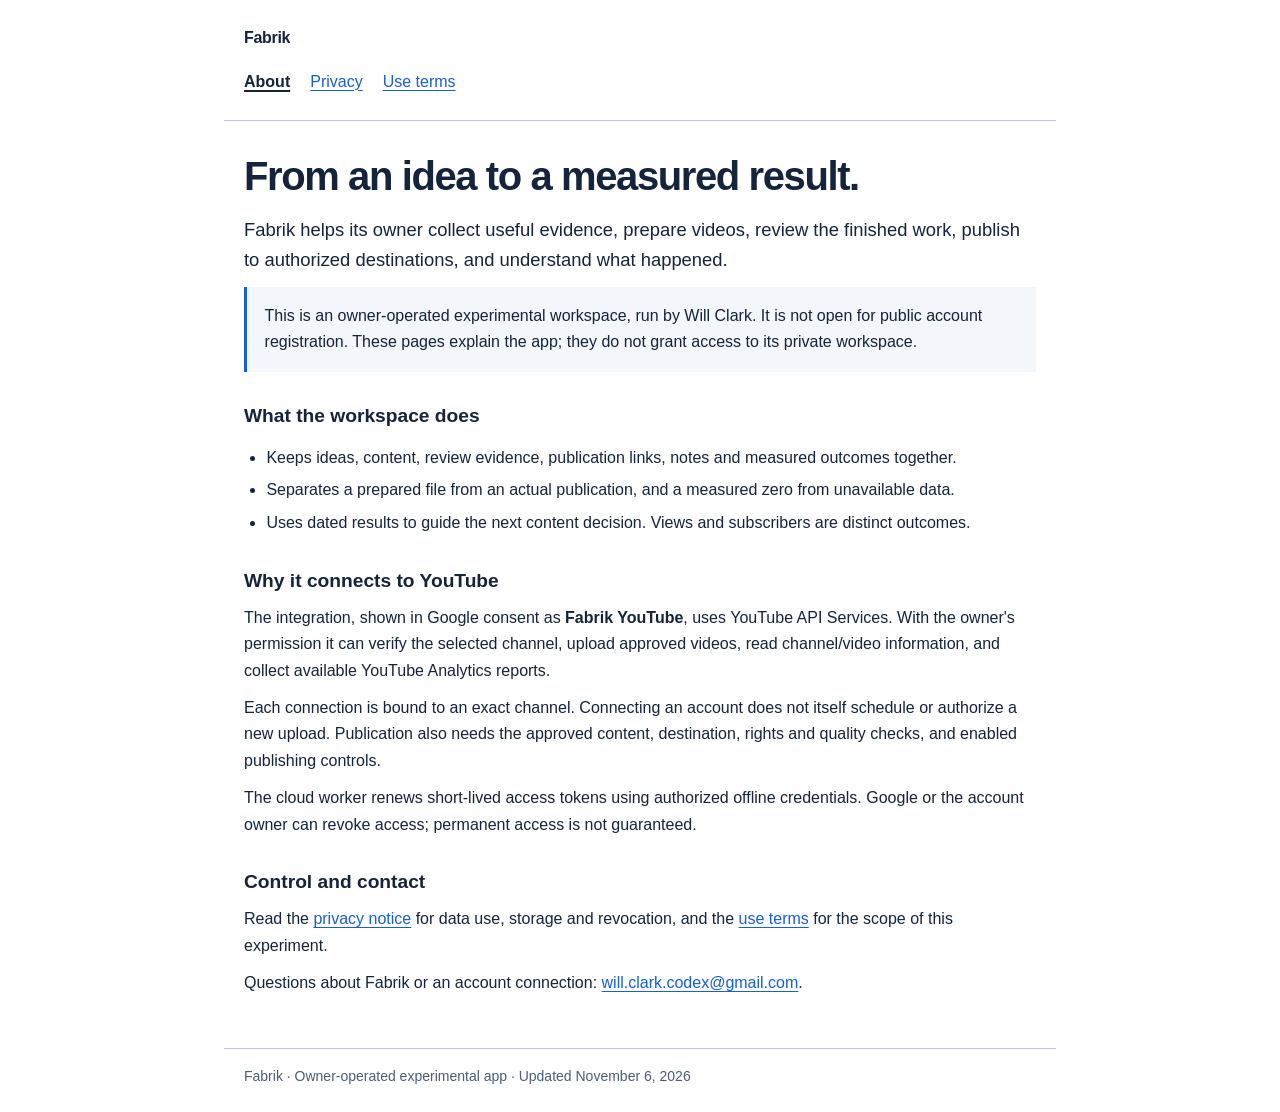
<file: index.html>
<!doctype html>
<html lang="en">
<head>
  <meta name="google-site-verification" content="nXuMSQGZFBCtC1kF-fj0YUgAmj-8sImAzvkYMJwuu8A" />
  <meta charset="utf-8">
  <meta name="viewport" content="width=device-width, initial-scale=1, viewport-fit=cover">
  <meta name="theme-color" content="#ffffff">
  <meta name="referrer" content="no-referrer">
  <meta name="description" content="Fabrik is an owner-operated workspace for preparing content, publishing to authorized accounts, and learning from measured results.">
  <title>About Fabrik</title>
  <link rel="stylesheet" href="style.css">
</head>
<body>
  <a class="skip" href="#main">Skip to content</a>
  <header><a class="wordmark" href="index.html">Fabrik</a><nav aria-label="App information"><a href="index.html" aria-current="page">About</a><a href="privacy.html">Privacy</a><a href="terms.html">Use terms</a></nav></header>
  <main id="main">
    <h1>From an idea to a measured result.</h1>
    <p class="intro">Fabrik helps its owner collect useful evidence, prepare videos, review the finished work, publish to authorized destinations, and understand what happened.</p>
    <p class="note">This is an owner-operated experimental workspace, run by Will Clark. It is not open for public account registration. These pages explain the app; they do not grant access to its private workspace.</p>
    <h2>What the workspace does</h2>
    <ul>
      <li>Keeps ideas, content, review evidence, publication links, notes and measured outcomes together.</li>
      <li>Separates a prepared file from an actual publication, and a measured zero from unavailable data.</li>
      <li>Uses dated results to guide the next content decision. Views and subscribers are distinct outcomes.</li>
    </ul>
    <h2>Why it connects to YouTube</h2>
    <p>The integration, shown in Google consent as <strong>Fabrik YouTube</strong>, uses YouTube API Services. With the owner's permission it can verify the selected channel, upload approved videos, read channel/video information, and collect available YouTube Analytics reports.</p>
    <p>Each connection is bound to an exact channel. Connecting an account does not itself schedule or authorize a new upload. Publication also needs the approved content, destination, rights and quality checks, and enabled publishing controls.</p>
    <p>The cloud worker renews short-lived access tokens using authorized offline credentials. Google or the account owner can revoke access; permanent access is not guaranteed.</p>
    <h2>Control and contact</h2>
    <p>Read the <a href="privacy.html">privacy notice</a> for data use, storage and revocation, and the <a href="terms.html">use terms</a> for the scope of this experiment.</p>
    <p>Questions about Fabrik or an account connection: <a href="mailto:will.clark.codex@gmail.com">will.clark.codex@gmail.com</a>.</p>
  </main>
  <footer>Fabrik · Owner-operated experimental app · Updated November 6, 2026</footer>
</body>
</html>
</file>
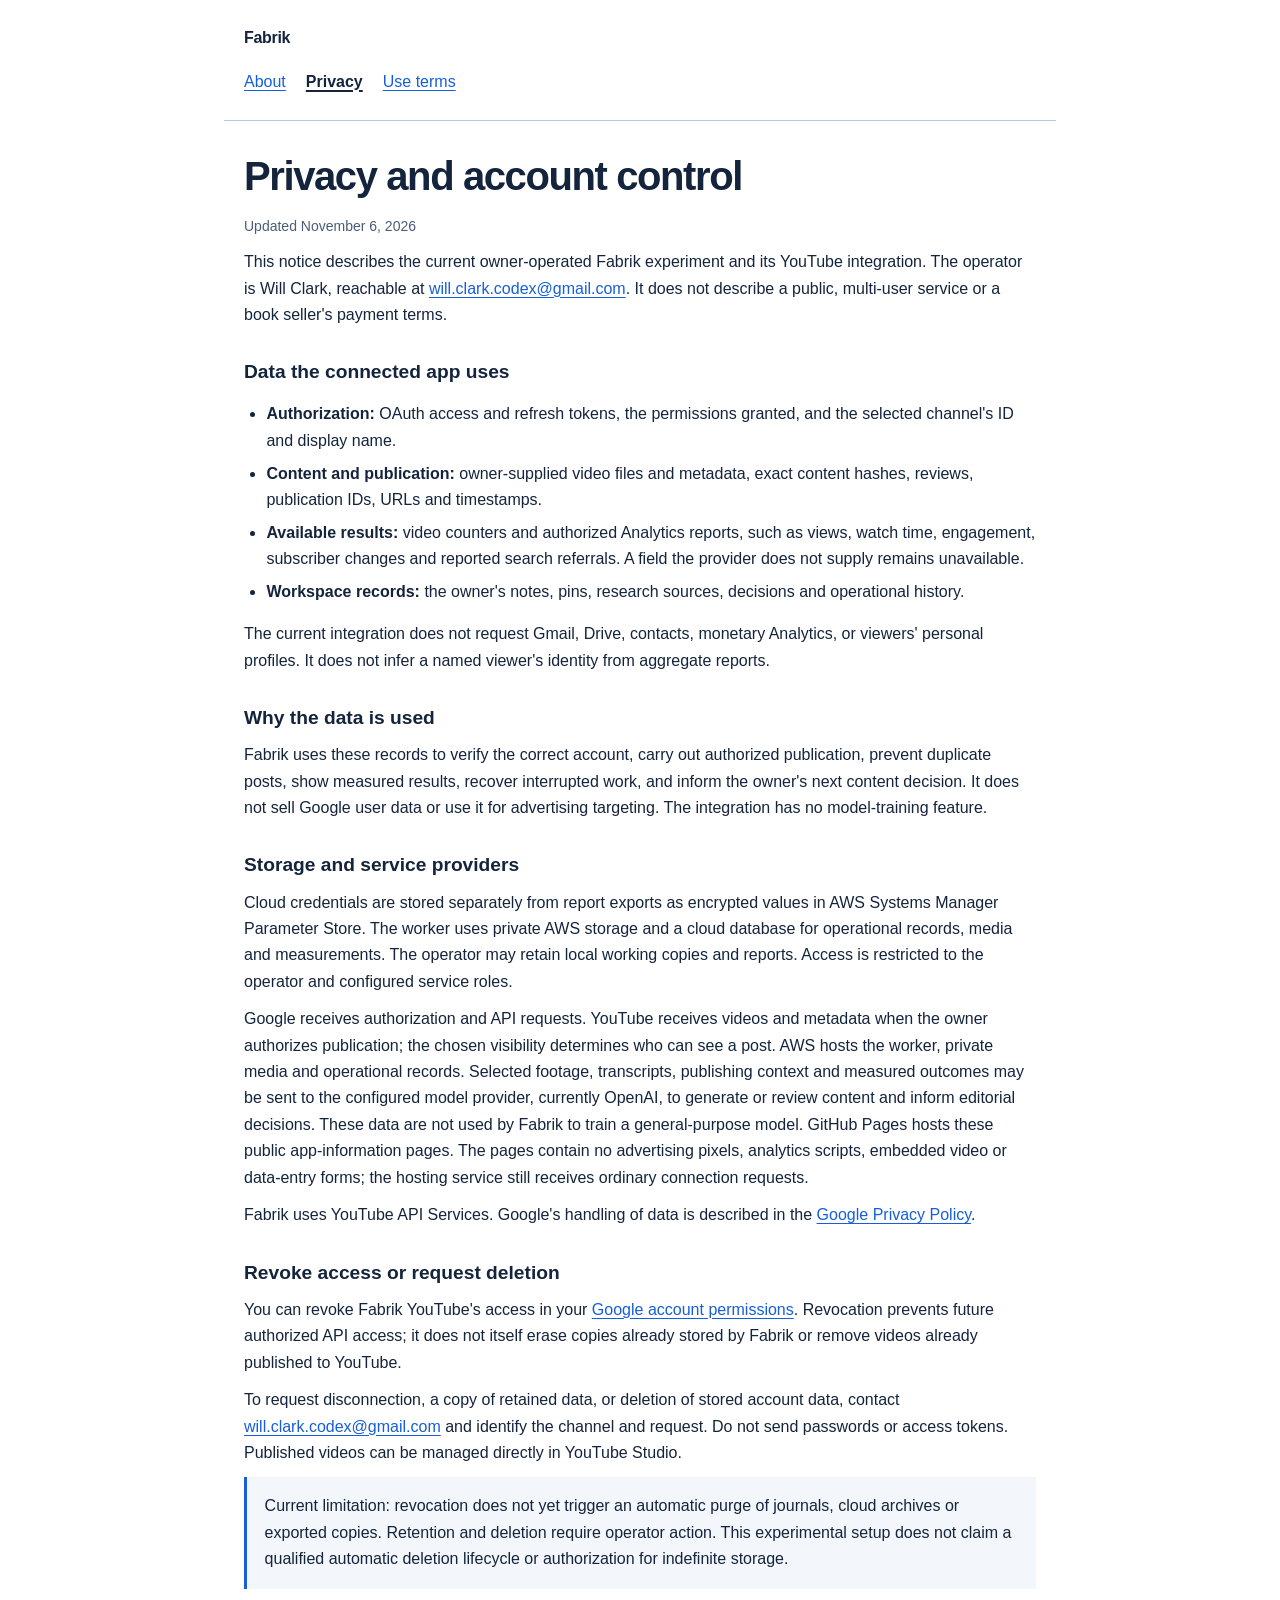
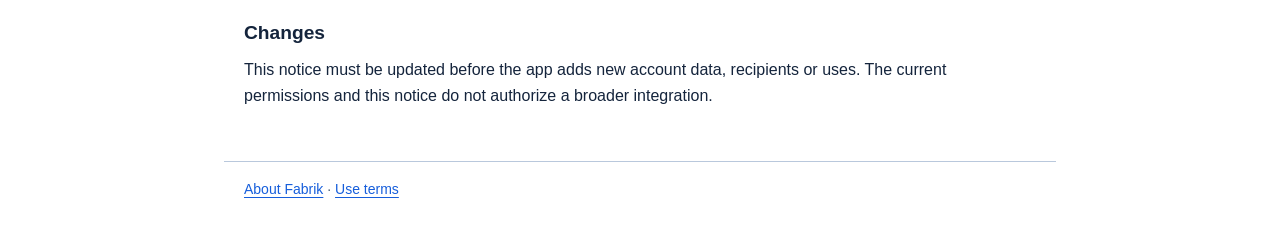
<file: privacy.html>
<!doctype html>
<html lang="en">
<head>
  <meta charset="utf-8">
  <meta name="viewport" content="width=device-width, initial-scale=1, viewport-fit=cover">
  <meta name="theme-color" content="#ffffff">
  <meta name="referrer" content="no-referrer">
  <title>Privacy · Fabrik</title>
  <link rel="stylesheet" href="style.css">
</head>
<body>
  <a class="skip" href="#main">Skip to content</a>
  <header><a class="wordmark" href="index.html">Fabrik</a><nav aria-label="App information"><a href="index.html">About</a><a href="privacy.html" aria-current="page">Privacy</a><a href="terms.html">Use terms</a></nav></header>
  <main id="main">
    <h1>Privacy and account control</h1>
    <p class="date">Updated November 6, 2026</p>
    <p>This notice describes the current owner-operated Fabrik experiment and its YouTube integration. The operator is Will Clark, reachable at <a href="mailto:will.clark.codex@gmail.com">will.clark.codex@gmail.com</a>. It does not describe a public, multi-user service or a book seller's payment terms.</p>
    <h2>Data the connected app uses</h2>
    <ul>
      <li><strong>Authorization:</strong> OAuth access and refresh tokens, the permissions granted, and the selected channel's ID and display name.</li>
      <li><strong>Content and publication:</strong> owner-supplied video files and metadata, exact content hashes, reviews, publication IDs, URLs and timestamps.</li>
      <li><strong>Available results:</strong> video counters and authorized Analytics reports, such as views, watch time, engagement, subscriber changes and reported search referrals. A field the provider does not supply remains unavailable.</li>
      <li><strong>Workspace records:</strong> the owner's notes, pins, research sources, decisions and operational history.</li>
    </ul>
    <p>The current integration does not request Gmail, Drive, contacts, monetary Analytics, or viewers' personal profiles. It does not infer a named viewer's identity from aggregate reports.</p>
    <h2>Why the data is used</h2>
    <p>Fabrik uses these records to verify the correct account, carry out authorized publication, prevent duplicate posts, show measured results, recover interrupted work, and inform the owner's next content decision. It does not sell Google user data or use it for advertising targeting. The integration has no model-training feature.</p>
    <h2>Storage and service providers</h2>
    <p>Cloud credentials are stored separately from report exports as encrypted values in AWS Systems Manager Parameter Store. The worker uses private AWS storage and a cloud database for operational records, media and measurements. The operator may retain local working copies and reports. Access is restricted to the operator and configured service roles.</p>
    <p>Google receives authorization and API requests. YouTube receives videos and metadata when the owner authorizes publication; the chosen visibility determines who can see a post. AWS hosts the worker, private media and operational records. Selected footage, transcripts, publishing context and measured outcomes may be sent to the configured model provider, currently OpenAI, to generate or review content and inform editorial decisions. These data are not used by Fabrik to train a general-purpose model. GitHub Pages hosts these public app-information pages. The pages contain no advertising pixels, analytics scripts, embedded video or data-entry forms; the hosting service still receives ordinary connection requests.</p>
    <p>Fabrik uses YouTube API Services. Google's handling of data is described in the <a href="https://policies.google.com/privacy" rel="noreferrer">Google Privacy Policy</a>.</p>
    <h2>Revoke access or request deletion</h2>
    <p>You can revoke Fabrik YouTube's access in your <a href="https://security.google.com/settings/security/permissions" rel="noreferrer">Google account permissions</a>. Revocation prevents future authorized API access; it does not itself erase copies already stored by Fabrik or remove videos already published to YouTube.</p>
    <p>To request disconnection, a copy of retained data, or deletion of stored account data, contact <a href="mailto:will.clark.codex@gmail.com">will.clark.codex@gmail.com</a> and identify the channel and request. Do not send passwords or access tokens. Published videos can be managed directly in YouTube Studio.</p>
    <p class="note">Current limitation: revocation does not yet trigger an automatic purge of journals, cloud archives or exported copies. Retention and deletion require operator action. This experimental setup does not claim a qualified automatic deletion lifecycle or authorization for indefinite storage.</p>
    <h2>Changes</h2>
    <p>This notice must be updated before the app adds new account data, recipients or uses. The current permissions and this notice do not authorize a broader integration.</p>
  </main>
  <footer><a href="index.html">About Fabrik</a> · <a href="terms.html">Use terms</a></footer>
</body>
</html>
</file>
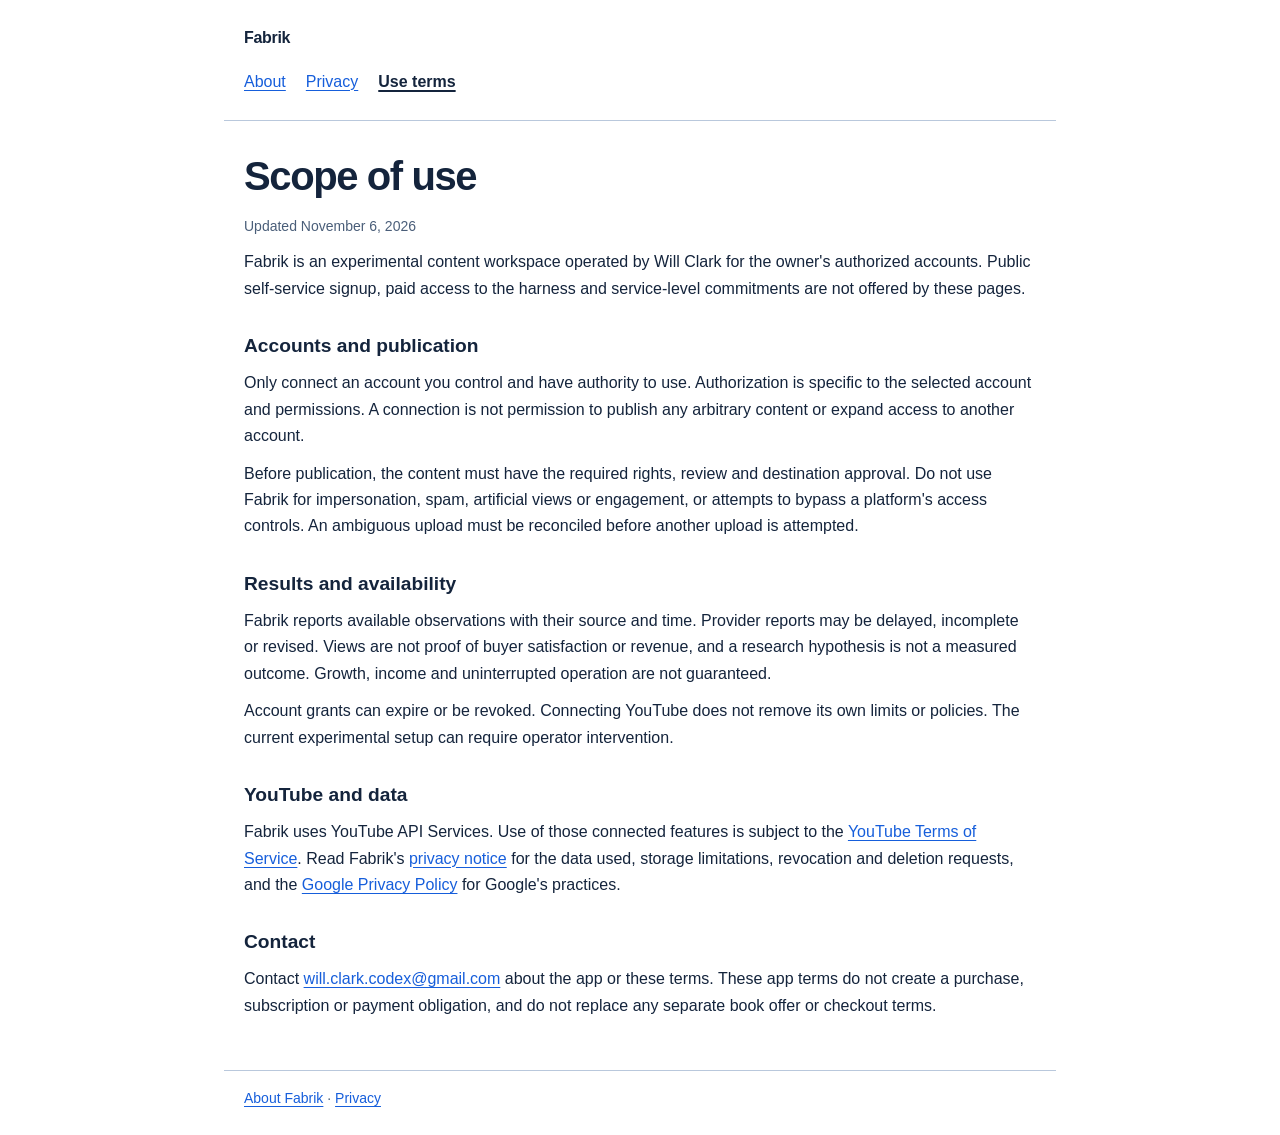
<file: terms.html>
<!doctype html>
<html lang="en">
<head>
  <meta charset="utf-8">
  <meta name="viewport" content="width=device-width, initial-scale=1, viewport-fit=cover">
  <meta name="theme-color" content="#ffffff">
  <meta name="referrer" content="no-referrer">
  <title>Use terms · Fabrik</title>
  <link rel="stylesheet" href="style.css">
</head>
<body>
  <a class="skip" href="#main">Skip to content</a>
  <header><a class="wordmark" href="index.html">Fabrik</a><nav aria-label="App information"><a href="index.html">About</a><a href="privacy.html">Privacy</a><a href="terms.html" aria-current="page">Use terms</a></nav></header>
  <main id="main">
    <h1>Scope of use</h1>
    <p class="date">Updated November 6, 2026</p>
    <p>Fabrik is an experimental content workspace operated by Will Clark for the owner's authorized accounts. Public self-service signup, paid access to the harness and service-level commitments are not offered by these pages.</p>
    <h2>Accounts and publication</h2>
    <p>Only connect an account you control and have authority to use. Authorization is specific to the selected account and permissions. A connection is not permission to publish any arbitrary content or expand access to another account.</p>
    <p>Before publication, the content must have the required rights, review and destination approval. Do not use Fabrik for impersonation, spam, artificial views or engagement, or attempts to bypass a platform's access controls. An ambiguous upload must be reconciled before another upload is attempted.</p>
    <h2>Results and availability</h2>
    <p>Fabrik reports available observations with their source and time. Provider reports may be delayed, incomplete or revised. Views are not proof of buyer satisfaction or revenue, and a research hypothesis is not a measured outcome. Growth, income and uninterrupted operation are not guaranteed.</p>
    <p>Account grants can expire or be revoked. Connecting YouTube does not remove its own limits or policies. The current experimental setup can require operator intervention.</p>
    <h2>YouTube and data</h2>
    <p>Fabrik uses YouTube API Services. Use of those connected features is subject to the <a href="https://www.youtube.com/t/terms" rel="noreferrer">YouTube Terms of Service</a>. Read Fabrik's <a href="privacy.html">privacy notice</a> for the data used, storage limitations, revocation and deletion requests, and the <a href="https://policies.google.com/privacy" rel="noreferrer">Google Privacy Policy</a> for Google's practices.</p>
    <h2>Contact</h2>
    <p>Contact <a href="mailto:will.clark.codex@gmail.com">will.clark.codex@gmail.com</a> about the app or these terms. These app terms do not create a purchase, subscription or payment obligation, and do not replace any separate book offer or checkout terms.</p>
  </main>
  <footer><a href="index.html">About Fabrik</a> · <a href="privacy.html">Privacy</a></footer>
</body>
</html>
</file>
<file: style.css>
:root {
  color-scheme: light;
  --ink: #14243c;
  --muted: #4a5e79;
  --accent: #165edb;
  --line: #b9c8dc;
  --surface: #f3f6fb;
}
* { box-sizing: border-box; }
html { -webkit-text-size-adjust: 100%; scroll-padding-top: 1rem; }
body {
  margin: 0;
  color: var(--ink);
  background: #fff;
  font: 1rem/1.65 -apple-system, BlinkMacSystemFont, "Segoe UI", sans-serif;
  overflow-wrap: anywhere;
}
a { color: var(--accent); text-underline-offset: .2em; touch-action: manipulation; }
a:focus-visible { outline: 3px solid var(--accent); outline-offset: 4px; border-radius: 2px; }
a:active { color: var(--ink); }
header, main, footer { width: min(100%, 52rem); margin-inline: auto; }
header, footer {
  padding: 1rem max(1.25rem, env(safe-area-inset-right)) 1rem max(1.25rem, env(safe-area-inset-left));
}
header { padding-top: max(1rem, env(safe-area-inset-top)); border-bottom: 1px solid var(--line); }
.wordmark { display: inline-flex; min-height: 44px; align-items: center; font-weight: 750; letter-spacing: -.02em; text-decoration: none; color: var(--ink); }
nav { display: flex; gap: .25rem 1.25rem; flex-wrap: wrap; }
nav a { display: inline-flex; align-items: center; min-height: 44px; }
nav a[aria-current="page"] { font-weight: 700; color: var(--ink); text-decoration-thickness: 2px; }
main { padding: 2rem max(1.25rem, env(safe-area-inset-right)) 2.5rem max(1.25rem, env(safe-area-inset-left)); }
h1 { font-size: clamp(1.8rem, 5vw, 2.5rem); line-height: 1.15; letter-spacing: -.035em; margin: 0 0 1rem; text-wrap: balance; }
h2 { font-size: 1.2rem; line-height: 1.3; margin: 2rem 0 .6rem; }
p { margin: .7rem 0; }
ul, ol { padding-left: 1.4rem; }
li { margin-block: .4rem; }
.intro { font-size: 1.15rem; }
.note { padding: 1rem 1.1rem; background: var(--surface); border-left: 3px solid var(--accent); }
.date, footer { color: var(--muted); font-size: .875rem; }
footer { border-top: 1px solid var(--line); padding-bottom: max(1.5rem, env(safe-area-inset-bottom)); }
.skip { position: absolute; left: 1rem; top: -5rem; padding: .65rem 1rem; background: #fff; z-index: 1; }
.skip:focus { top: 1rem; }
@media (hover: hover) and (pointer: fine) { a:hover { text-decoration-thickness: 2px; } }
</file>
